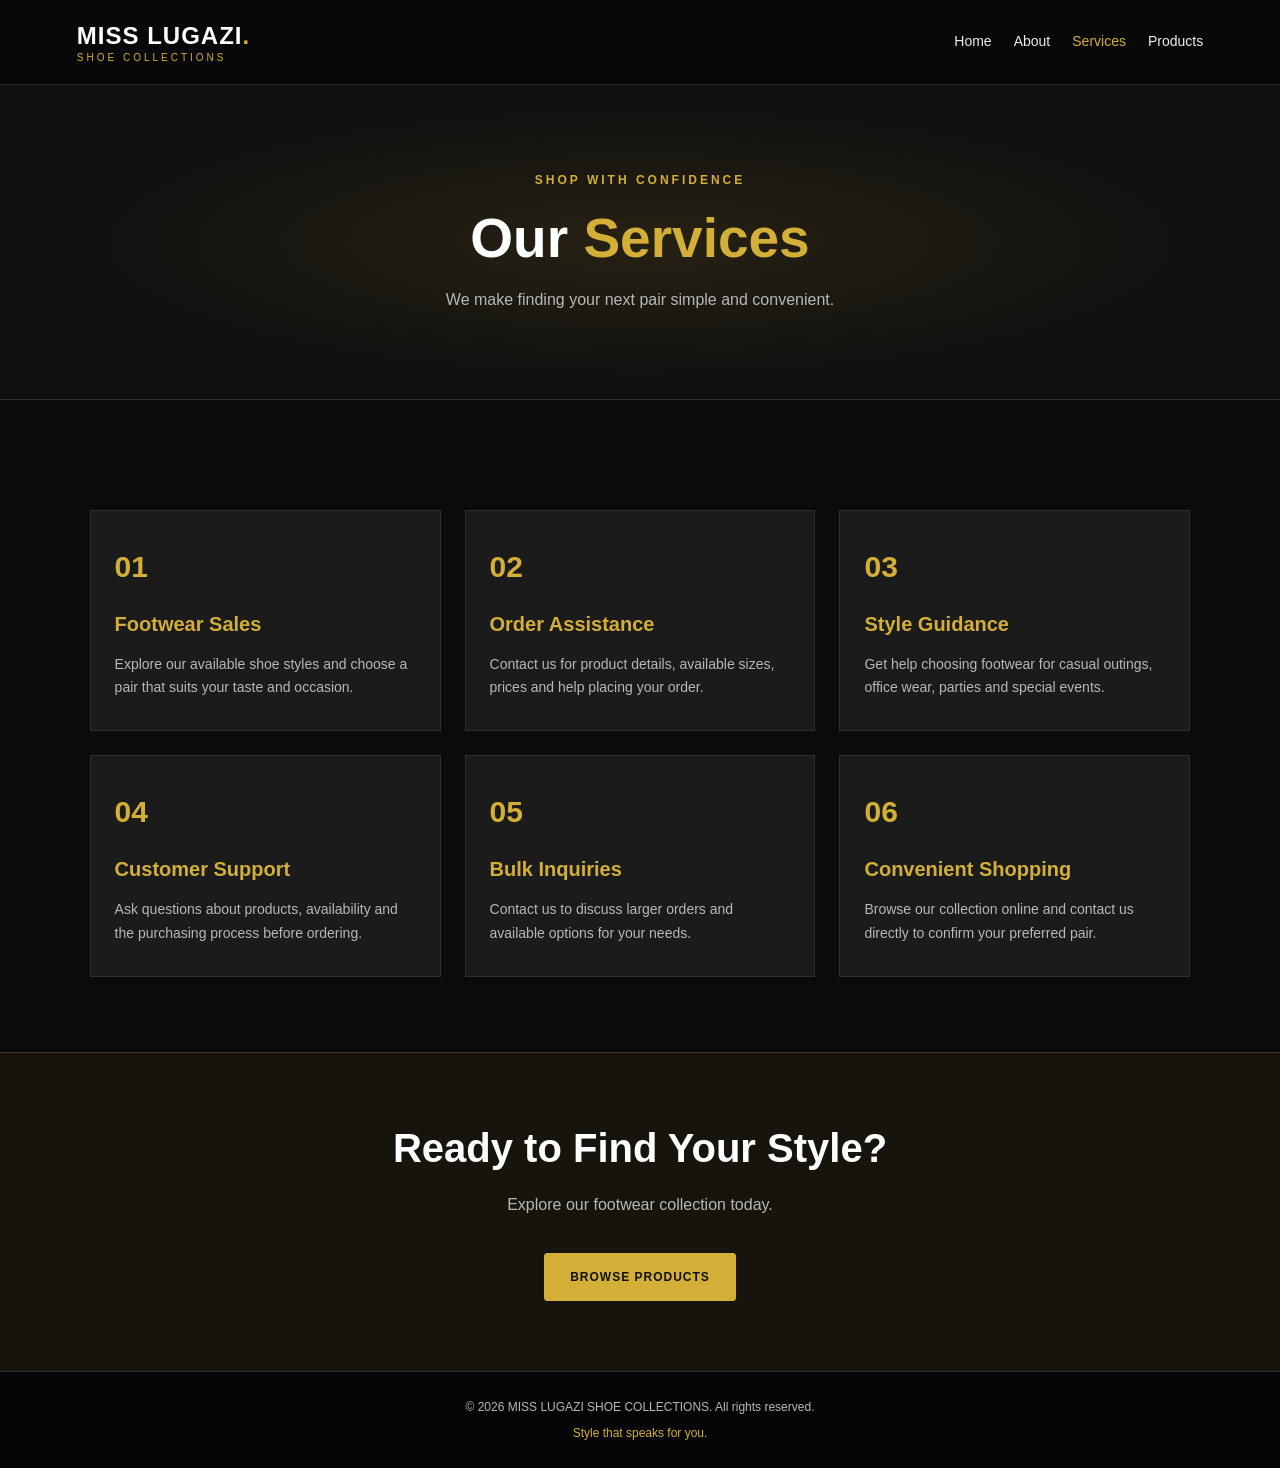
<file: services.html>
<!DOCTYPE html>
<html lang="en">
<head>
  <meta charset="UTF-8">
  <meta name="viewport" content="width=device-width, initial-scale=1.0">
  <title>Services | MISS LUGAZI SHOE COLLECTIONS</title>
  <link rel="stylesheet" href="style.css">
</head>
<body>

<header class="header">
  <a href="index.html" class="logo">MISS LUGAZI<span>.</span>
    <small>SHOE COLLECTIONS</small>
  </a>
  <nav>
    <a href="index.html">Home</a>
    <a href="about.html">About</a>
    <a class="active" href="services.html">Services</a>
    <a href="products.html">Products</a>
  </nav>
</header>

<main>
  <section class="page-banner">
    <p class="eyebrow">SHOP WITH CONFIDENCE</p>
    <h1>Our <span>Services</span></h1>
    <p>We make finding your next pair simple and convenient.</p>
  </section>

  <section class="section">
    <div class="category-grid">
      <article class="service-card">
        <div class="service-icon">01</div>
        <h3>Footwear Sales</h3>
        <p>Explore our available shoe styles and choose a pair
           that suits your taste and occasion.</p>
      </article>

      <article class="service-card">
        <div class="service-icon">02</div>
        <h3>Order Assistance</h3>
        <p>Contact us for product details, available sizes,
           prices and help placing your order.</p>
      </article>

      <article class="service-card">
        <div class="service-icon">03</div>
        <h3>Style Guidance</h3>
        <p>Get help choosing footwear for casual outings,
           office wear, parties and special events.</p>
      </article>

      <article class="service-card">
        <div class="service-icon">04</div>
        <h3>Customer Support</h3>
        <p>Ask questions about products, availability and
           the purchasing process before ordering.</p>
      </article>

      <article class="service-card">
        <div class="service-icon">05</div>
        <h3>Bulk Inquiries</h3>
        <p>Contact us to discuss larger orders and available
           options for your needs.</p>
      </article>

      <article class="service-card">
        <div class="service-icon">06</div>
        <h3>Convenient Shopping</h3>
        <p>Browse our collection online and contact us
           directly to confirm your preferred pair.</p>
      </article>
    </div>
  </section>

  <section class="promo">
    <h2>Ready to Find Your Style?</h2>
    <p>Explore our footwear collection today.</p>
    <a class="btn" href="products.html">BROWSE PRODUCTS</a>
  </section>
</main>

<footer>
  <p>© 2026 MISS LUGAZI SHOE COLLECTIONS. All rights reserved.</p>
  <p>Style that speaks for you.</p>
</footer>

</body>
</html>
</file>
<file: style.css>
/* =====================================
   MISS LUGAZI SHOE COLLECTIONS
   Luxury Black & Gold Theme
===================================== */

:root {
  --black: #0b0b0b;
  --dark: #141414;
  --card: #1b1b1b;
  --gold: #d4af37;
  --white: #ffffff;
  --muted: #b8b8b8;
  --border: #303030;
}

* {
  margin: 0;
  padding: 0;
  box-sizing: border-box;
}

html {
  scroll-behavior: smooth;
}

body {
  font-family: Arial, Helvetica, sans-serif;
  background: var(--black);
  color: var(--white);
  line-height: 1.7;
  overflow-wrap: break-word;
}

img {
  display: block;
  max-width: 100%;
}

a {
  color: inherit;
  text-decoration: none;
}

button,
input,
textarea {
  font: inherit;
}

/* HEADER AND NAVIGATION */

.header {
  width: 100%;
  min-height: 85px;
  padding: 18px 6%;
  display: flex;
  align-items: center;
  justify-content: space-between;
  gap: 25px;
  background: #080808;
  border-bottom: 1px solid #292929;
}

.logo {
  color: var(--white);
  font-size: clamp(17px, 2vw, 24px);
  font-weight: 900;
  letter-spacing: 1px;
  line-height: 1.3;
  white-space: nowrap;
}

.logo span {
  color: var(--gold);
}

.logo small {
  display: block;
  color: var(--gold);
  font-size: 10px;
  letter-spacing: 3px;
  font-weight: 500;
}

nav {
  display: flex;
  align-items: center;
  justify-content: center;
  flex-wrap: wrap;
  gap: 10px 26px;
}

nav a {
  color: #eeeeee;
  font-size: 14px;
  transition: color 0.3s ease;
}

nav a:hover,
nav a.active {
  color: var(--gold);
}

/* HOME HERO */

.hero {
  min-height: 590px;
  padding: 65px 7%;
  display: grid;
  grid-template-columns: 1fr 1fr;
  align-items: center;
  gap: 55px;
  background:
    radial-gradient(ellipse at top left, #252014 0%, #0b0b0b 55%);
}

.hero-content {
  max-width: 600px;
}

.eyebrow {
  color: var(--gold);
  font-size: 12px;
  font-weight: bold;
  letter-spacing: 3px;
  margin-bottom: 15px;
}

.hero h1 {
  font-size: clamp(38px, 5vw, 68px);
  line-height: 1.12;
  margin-bottom: 22px;
}

.hero h1 span,
.page-banner h1 span {
  color: var(--gold);
}

.hero-text {
  color: var(--muted);
  font-size: 17px;
  max-width: 470px;
  margin-bottom: 30px;
}

.hero-image {
  height: 450px;
  overflow: hidden;
  border: 1px solid #42371d;
  border-radius: 5px;
}

.hero-image img {
  width: 100%;
  height: 100%;
  object-fit: cover;
  transition: transform 0.6s ease;
}

.hero-image:hover img {
  transform: scale(1.04);
}

/* BUTTONS */

.btn {
  display: inline-block;
  padding: 13px 25px;
  background: var(--gold);
  color: #111111;
  font-size: 12px;
  font-weight: 800;
  letter-spacing: 1px;
  text-align: center;
  border: 1px solid var(--gold);
  border-radius: 3px;
  transition: 0.3s ease;
}

.btn:hover {
  background: transparent;
  color: var(--gold);
}

/* GENERAL SECTIONS */

.section {
  padding: 75px 7%;
  text-align: center;
}

.section h2,
.promo h2,
.about-layout h2 {
  font-size: clamp(27px, 3.5vw, 40px);
  line-height: 1.25;
  margin-bottom: 18px;
}

.section-intro {
  max-width: 650px;
  margin: 0 auto 38px;
  color: var(--muted);
}

/* HOME CATEGORIES */

.category-grid {
  display: grid;
  grid-template-columns: repeat(3, minmax(0, 1fr));
  gap: 25px;
  margin-top: 35px;
  text-align: left;
}

.category-card {
  background: var(--card);
  border: 1px solid var(--border);
  padding-bottom: 23px;
  overflow: hidden;
  transition: transform 0.3s, border-color 0.3s;
}

.category-card:hover {
  transform: translateY(-5px);
  border-color: var(--gold);
}

.category-card img {
  width: 100%;
  height: 270px;
  object-fit: cover;
}

.category-card h3,
.category-card > a {
  margin-left: 20px;
  margin-right: 20px;
}

.category-card h3 {
  margin-top: 17px;
  margin-bottom: 8px;
  font-size: 20px;
}

.category-card > a,
.product-link {
  display: inline-block;
  color: var(--gold);
  font-size: 13px;
  font-weight: bold;
}

.category-card > a:hover,
.product-link:hover {
  text-decoration: underline;
}

/* INNER PAGE BANNERS */

.page-banner {
  padding: 85px 6%;
  text-align: center;
  background:
    radial-gradient(ellipse at center, #272113 0%, #101010 65%);
  border-bottom: 1px solid var(--border);
}

.page-banner h1 {
  font-size: clamp(35px, 5vw, 55px);
  line-height: 1.2;
  margin-bottom: 15px;
}

.page-banner > p:last-child {
  color: var(--muted);
}

/* ABOUT PAGE */

.about-layout {
  padding: 80px 7%;
  display: grid;
  grid-template-columns: 1fr 1fr;
  align-items: center;
  gap: 55px;
}

.about-layout p:not(.eyebrow) {
  color: var(--muted);
  margin-bottom: 20px;
}

.about-layout .btn {
  margin-top: 10px;
}

.about-image {
  width: 100%;
  height: 450px;
  object-fit: cover;
  border-radius: 4px;
  border: 1px solid var(--border);
}

.values {
  background: #101010;
}

.value-card,
.service-card {
  background: var(--card);
  border: 1px solid var(--border);
  padding: 30px 24px;
  transition: border-color 0.3s;
}

.value-card:hover,
.service-card:hover {
  border-color: var(--gold);
}

.value-card h3,
.service-card h3 {
  color: var(--gold);
  margin-bottom: 12px;
  font-size: 20px;
}

.value-card p,
.service-card p {
  color: var(--muted);
  font-size: 14px;
}

/* SERVICES PAGE */

.service-icon {
  color: var(--gold);
  font-size: 30px;
  font-weight: 900;
  margin-bottom: 15px;
}

/* PRODUCTS PAGE */

.product-grid {
  display: grid;
  grid-template-columns: repeat(3, minmax(0, 1fr));
  gap: 25px;
  text-align: left;
}

.product-card {
  background: var(--card);
  border: 1px solid var(--border);
  overflow: hidden;
  transition: transform 0.3s, border-color 0.3s;
}

.product-card:hover {
  transform: translateY(-5px);
  border-color: var(--gold);
}

.product-card img {
  width: 100%;
  height: 270px;
  object-fit: cover;
}

.product-info {
  padding: 22px;
}

.product-type {
  color: var(--gold);
  font-size: 10px;
  font-weight: bold;
  letter-spacing: 2px;
  margin-bottom: 8px;
}

.product-info h3 {
  font-size: 20px;
  margin-bottom: 10px;
}

.product-info > p:not(.product-type) {
  color: var(--muted);
  font-size: 14px;
  margin-bottom: 18px;
}

/* PROMOTIONAL SECTION */

.promo {
  padding: 70px 7%;
  text-align: center;
  background: #17140d;
  border-top: 1px solid #42371d;
}

.promo > p:not(.eyebrow) {
  color: var(--muted);
  margin-bottom: 25px;
}

.promo .btn {
  margin-top: 10px;
}

/* FOOTER */

footer {
  padding: 25px 6%;
  background: #050505;
  border-top: 1px solid var(--border);
  text-align: center;
  color: var(--muted);
  font-size: 12px;
}

footer p + p {
  margin-top: 5px;
  color: var(--gold);
}

/* TABLETS AND SMALL LAPTOPS */

@media (max-width: 950px) {
  .header {
    padding: 18px 4%;
    gap: 18px;
  }

  nav {
    gap: 12px 16px;
  }

  .hero {
    padding: 50px 5%;
    gap: 30px;
  }

  .hero-image {
    height: 360px;
  }

  .category-grid,
  .product-grid {
    grid-template-columns: repeat(2, minmax(0, 1fr));
  }

  .about-layout {
    padding: 60px 5%;
    gap: 30px;
  }
}

/* MOBILE PHONES */

@media (max-width: 600px) {
  .header {
    flex-direction: column;
    align-items: center;
    padding: 18px 12px;
    gap: 16px;
  }

  .logo {
    text-align: center;
  }

  nav {
    width: 100%;
    gap: 8px 17px;
  }

  nav a {
    font-size: 13px;
  }

  .hero {
    grid-template-columns: 1fr;
    padding: 45px 6%;
    gap: 30px;
    text-align: center;
  }

  .hero-content {
    margin: auto;
  }

  .hero-text {
    margin-left: auto;
    margin-right: auto;
    font-size: 15px;
  }

  .hero-image {
    height: 300px;
  }

  .section {
    padding: 50px 6%;
  }

  .category-grid,
  .product-grid {
    grid-template-columns: 1fr;
    gap: 20px;
  }

  .category-card img,
  .product-card img {
    height: 290px;
  }

  .page-banner {
    padding: 55px 5%;
  }

  .about-layout {
    grid-template-columns: 1fr;
    padding: 50px 6%;
    gap: 30px;
  }

  .about-image {
    height: 320px;
  }

  .promo {
    padding: 50px 6%;
  }

  .btn {
    max-width: 100%;
    padding: 12px 18px;
  }

  footer {
    padding: 22px 5%;
  }
}

/* VERY SMALL PHONES */

@media (max-width: 360px) {
  nav {
    gap: 8px 12px;
  }

  nav a {
    font-size: 12px;
  }

  .hero h1 {
    font-size: 35px;
  }

  .category-card img,
  .product-card img {
    height: 230px;
  }
}

/* PRODUCT ORDER BUTTONS */

.order-options {
  display: flex;
  flex-direction: column;
  gap: 10px;
  margin-top: 18px;
}

.order-btn {
  display: flex;
  align-items: center;
  justify-content: center;
  gap: 9px;
  width: 100%;
  min-height: 45px;
  padding: 12px 14px;
  border-radius: 5px;
  text-align: center;
  font-size: 13px;
  font-weight: bold;
  text-decoration: none;
  transition: all 0.3s ease;
}

.order-btn span {
  font-size: 18px;
}

/* WHATSAPP BUTTON */

.order-btn.whatsapp {
  background: #25D366;
  color: #071b0d;
  border: 1px solid #25D366;
}

.order-btn.whatsapp:hover {
  background: #1da851;
  border-color: #1da851;
  transform: translateY(-2px);
}

/* EMAIL BUTTON */

.order-btn.email {
  background: transparent;
  color: #D4AF37;
  border: 1px solid #D4AF37;
}

.order-btn.email:hover {
  background: #D4AF37;
  color: #111111;
  transform: translateY(-2px);
}

/* MOBILE RESPONSIVENESS */

@media (max-width: 600px) {
  .order-options {
    gap: 12px;
  }

  .order-btn {
    min-height: 48px;
    font-size: 14px;
  }
}

/* ==================================
   RESPONSIVE DESIGN FIX
   Phones, Tablets and Laptops
================================== */

/* Prevent elements from exceeding screen width */
*,
*::before,
*::after {
  box-sizing: border-box;
}

html {
  width: 100%;
  overflow-x: clip;
}

body {
  width: 100%;
  min-width: 0;
  margin: 0;
}

/* Keep all images inside their containers */
img {
  display: block;
  max-width: 100%;
  height: auto;
}

/* Make page sections fit different screens */
.hero,
.about-layout,
.section,
.page-banner,
.promo {
  width: 100%;
  min-width: 0;
}

/* Flexible header and navigation */
.header {
  display: flex;
  flex-wrap: wrap;
  align-items: center;
  justify-content: space-between;
  gap: 18px;
}

.header nav {
  display: flex;
  flex-wrap: wrap;
  align-items: center;
  gap: 12px 22px;
}

.header nav a {
  padding: 5px 0;
}

/* Responsive headings */
h1 {
  font-size: clamp(30px, 5vw, 64px);
  line-height: 1.15;
}

h2 {
  font-size: clamp(25px, 3.5vw, 40px);
  line-height: 1.25;
}

p {
  overflow-wrap: anywhere;
}

/* Responsive product and category grids */
.product-grid,
.category-grid {
  display: grid;
  grid-template-columns:
    repeat(3, minmax(0, 1fr));
  gap: 24px;
}

.product-card,
.category-card,
.service-card,
.value-card {
  min-width: 0;
}

/* Keep product images consistent */
.product-card img,
.category-card img {
  width: 100%;
  height: 260px;
  object-fit: cover;
}

/* Laptop and tablet layouts */
@media (max-width: 900px) {
  .hero,
  .about-layout {
    grid-template-columns: repeat(2, minmax(0, 1fr));
    gap: 25px;
    padding-left: 5%;
    padding-right: 5%;
  }

  .product-grid,
  .category-grid {
    grid-template-columns: repeat(2, minmax(0, 1fr));
  }

  .header {
    padding-left: 4%;
    padding-right: 4%;
  }
}

/* Phone layouts */
@media (max-width: 600px) {
  .header {
    flex-direction: column;
    justify-content: center;
    padding: 18px 12px;
  }

  .logo {
    white-space: normal;
    text-align: center;
  }

  .header nav {
    width: 100%;
    justify-content: center;
    gap: 8px 16px;
  }

  .header nav a {
    font-size: 13px;
  }

  .hero,
  .about-layout {
    grid-template-columns: minmax(0, 1fr);
    padding: 40px 6%;
    text-align: center;
  }

  .hero-image,
  .about-image {
    width: 100%;
    height: 300px;
  }

  .hero-content {
    width: 100%;
  }

  .hero-text {
    margin-left: auto;
    margin-right: auto;
  }

  .product-grid,
  .category-grid {
    grid-template-columns: minmax(0, 1fr);
  }

  .section {
    padding: 45px 6%;
  }

  .page-banner {
    padding: 45px 5%;
  }

  .product-card img,
  .category-card img {
    height: 280px;
  }

  .order-btn,
  .btn {
    max-width: 100%;
  }

  .order-options {
    width: 100%;
  }

  footer {
    padding: 22px 5%;
  }
}

/* Very small phones */
@media (max-width: 360px) {
  .header nav {
    gap: 8px 12px;
  }

  .header nav a {
    font-size: 12px;
  }

  .hero h1 {
    font-size: 32px;
  }

  .product-card img,
  .category-card img {
    height: 230px;
  }
}
</file>
